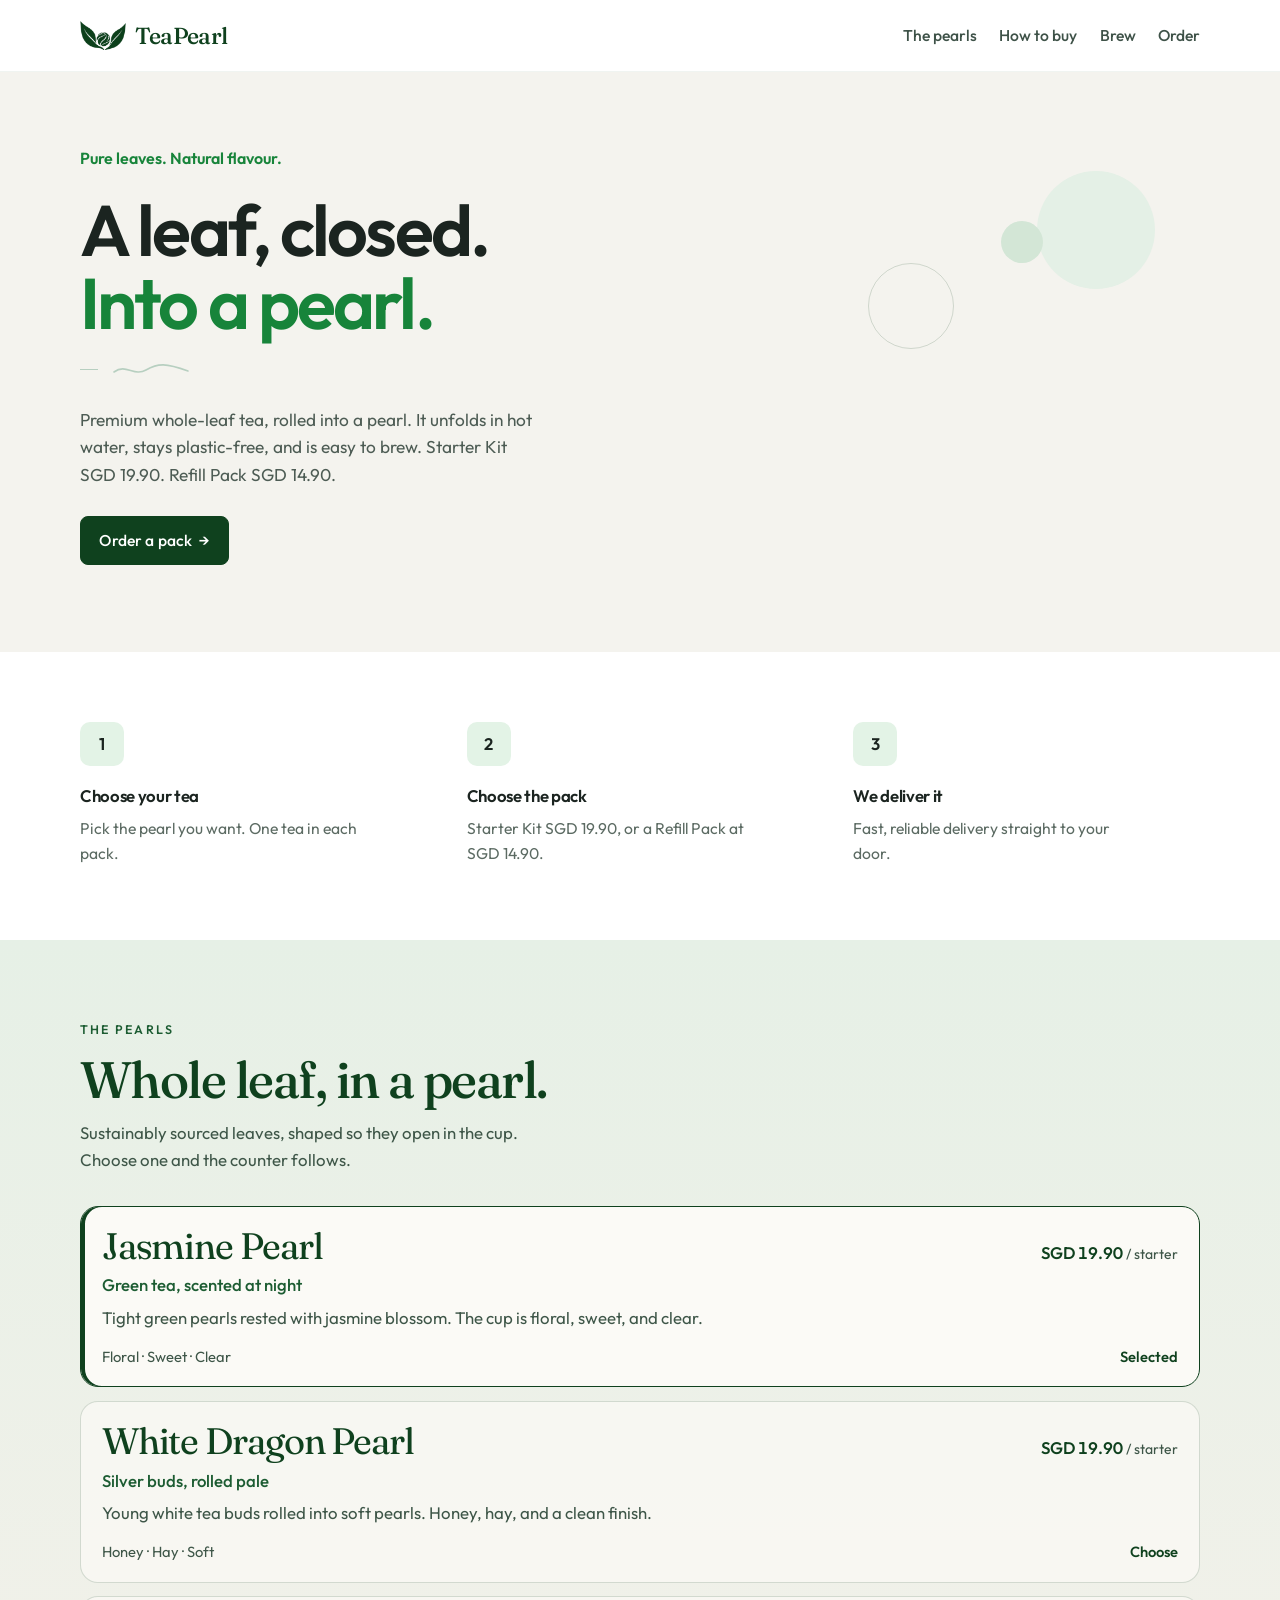
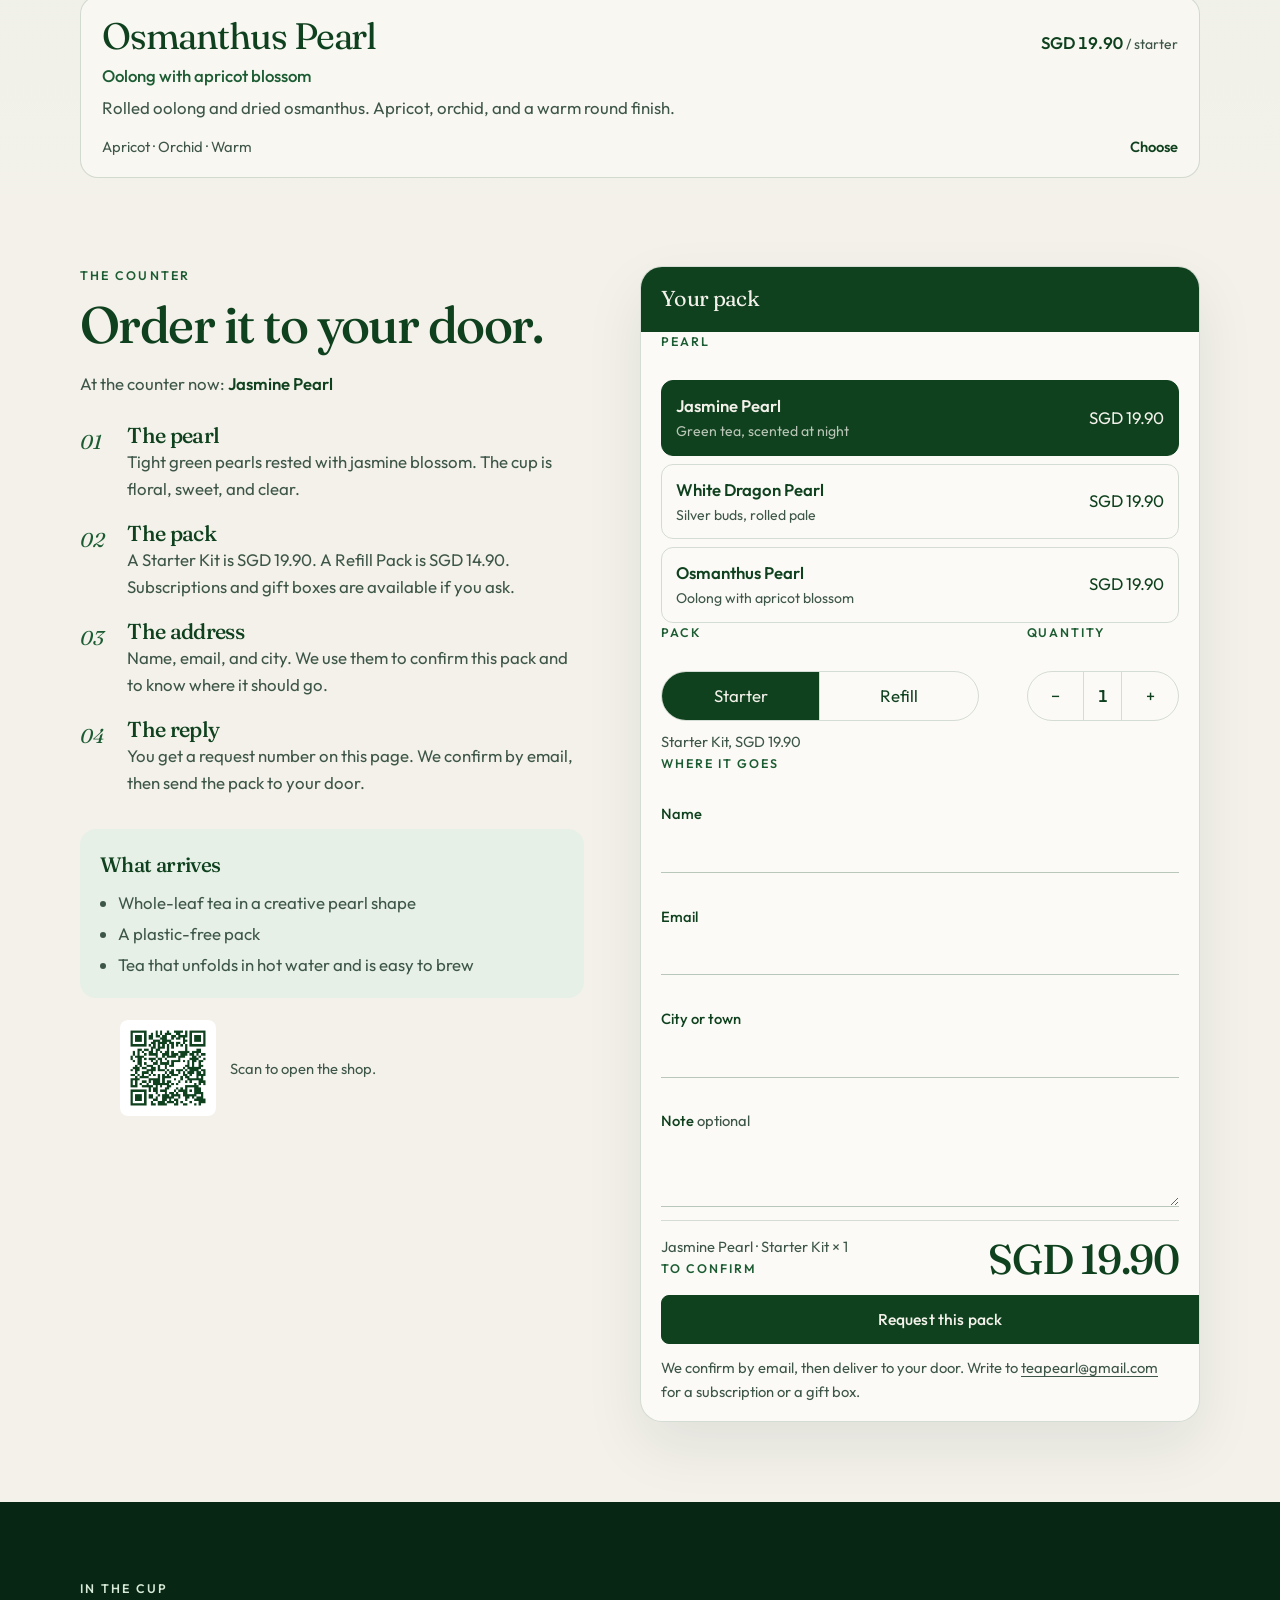
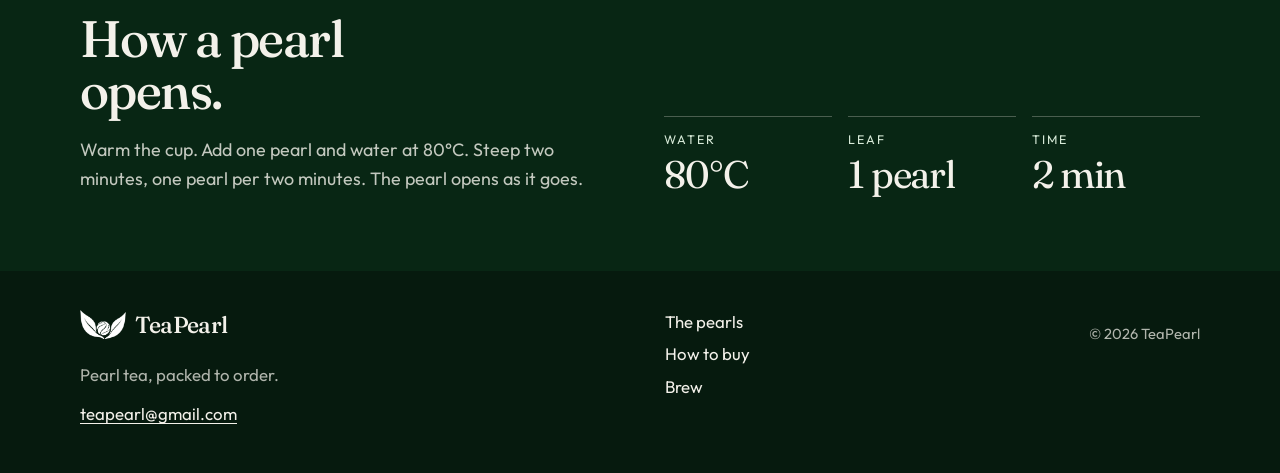
<file: index.html>
<!DOCTYPE html>
<html lang="en">
  <head>
    <meta charset="UTF-8" />
    <meta name="viewport" content="width=device-width, initial-scale=1" />
    <title>TeaPearl — How to buy the pearl</title>
    <meta
      name="description"
      content="Whole-leaf TeaPearl. Plastic-free pearls that unfold in hot water. Starter Kit SGD 19.90, Refill Pack SGD 14.90."
    />
    <meta name="theme-color" content="#0F411E" />
    <link rel="icon" href="assets/favicon.png" type="image/png" />
    <link rel="preconnect" href="https://fonts.googleapis.com" />
    <link rel="preconnect" href="https://fonts.gstatic.com" crossorigin />
    <link
      href="https://fonts.googleapis.com/css2?family=Fraunces:ital,opsz,wght@0,9..144,500;0,9..144,600;1,9..144,500&family=Outfit:wght@400;500;600&display=swap"
      rel="stylesheet"
    />
    <link rel="stylesheet" href="css/styles.css" />
  </head>
  <body id="top">
    <a class="skip" href="#buy">Skip to the counter</a>

    <header class="nav" data-nav>
      <div class="wrap nav-bar">
        <a class="brand" href="#top">
          <img src="assets/mark.png" alt="" width="56" height="36" />
          <span>TeaPearl</span>
        </a>
        <button
          class="nav-toggle"
          type="button"
          aria-expanded="false"
          aria-controls="site-nav"
        >
          Menu
        </button>
        <nav id="site-nav" class="nav-links">
          <a href="#teas">The pearls</a>
          <a href="#buy">How to buy</a>
          <a href="#brew">Brew</a>
          <a class="nav-cta" href="#buy">Order</a>
        </nav>
      </div>
    </header>

    <main>
      <section class="hero">
        <div class="wrap hero-frame">
          <div class="hero-copy">
            <p class="eyebrow">Pure leaves. Natural flavour.</p>
            <h1>
              <span class="hero-line">A leaf, closed.</span>
              <span class="hero-accent">Into a pearl.</span>
            </h1>
            <div class="hero-doodle" aria-hidden="true">
              <span class="hero-dash"></span>
              <svg viewBox="0 0 78 18" width="78" height="18">
                <path
                  d="M2 11 C 14 2, 22 16, 34 9 S 54 2, 76 10"
                  fill="none"
                  stroke="currentColor"
                  stroke-width="1.6"
                  stroke-linecap="round"
                />
              </svg>
            </div>
            <p class="lede">
              Premium whole-leaf tea, rolled into a pearl. It unfolds in hot
              water, stays plastic-free, and is easy to brew. Starter Kit
              SGD 19.90. Refill Pack SGD 14.90.
            </p>
            <a class="btn btn-start" href="#buy">Order a pack <span aria-hidden="true">→</span></a>
          </div>
          <div class="hero-orbs" aria-hidden="true">
            <span class="orb orb-fill"></span>
            <span class="orb orb-ring"></span>
            <span class="orb orb-dot"></span>
          </div>
        </div>
      </section>

      <section class="band" id="how" aria-labelledby="how-heading">
        <div class="wrap">
          <h2 id="how-heading" class="visually-hidden">How buying works</h2>
          <ol class="steps">
            <li>
              <span class="step-num">1</span>
              <h3>Choose your tea</h3>
              <p>Pick the pearl you want. One tea in each pack.</p>
            </li>
            <li>
              <span class="step-num">2</span>
              <h3>Choose the pack</h3>
              <p>Starter Kit SGD 19.90, or a Refill Pack at SGD 14.90.</p>
            </li>
            <li>
              <span class="step-num">3</span>
              <h3>We deliver it</h3>
              <p>Fast, reliable delivery straight to your door.</p>
            </li>
          </ol>
        </div>
      </section>

      <section class="teas" id="teas" aria-labelledby="teas-heading">
        <div class="wrap">
          <header class="section-head">
            <p class="eyebrow">The pearls</p>
            <h2 id="teas-heading">Whole leaf, in a pearl.</h2>
            <p class="section-lede">
              Sustainably sourced leaves, shaped so they open in the cup.
              Choose one and the counter follows.
            </p>
          </header>
          <ul id="tea-list" class="tea-list"></ul>
        </div>
      </section>

      <section class="buy" id="buy" aria-labelledby="buy-heading">
        <div class="wrap buy-grid">
          <div class="buy-story">
            <p class="eyebrow">The counter</p>
            <h2 id="buy-heading">Order it to your door.</h2>
            <p class="now">
              At the counter now:
              <strong id="now-name">Jasmine Pearl</strong>
            </p>
            <ol class="story-steps">
              <li>
                <h3>The pearl</h3>
                <p id="now-note">
                  Tight green pearls rested with jasmine blossom.
                </p>
              </li>
              <li>
                <h3>The pack</h3>
                <p>
                  A Starter Kit is SGD 19.90. A Refill Pack is SGD 14.90.
                  Subscriptions and gift boxes are available if you ask.
                </p>
              </li>
              <li>
                <h3>The address</h3>
                <p>
                  Name, email, and city. We use them to confirm this pack and
                  to know where it should go.
                </p>
              </li>
              <li>
                <h3>The reply</h3>
                <p>
                  You get a request number on this page. We confirm by email,
                  then send the pack to your door.
                </p>
              </li>
            </ol>
            <div class="arrives">
              <h3>What arrives</h3>
              <ul>
                <li>Whole-leaf tea in a creative pearl shape</li>
                <li>A plastic-free pack</li>
                <li>Tea that unfolds in hot water and is easy to brew</li>
              </ul>
            </div>
            <figure class="order-qr">
              <img src="assets/teapearl-qr.png" alt="QR code for teapearl.vercel.app" width="120" height="120" />
              <figcaption>Scan to open the shop.</figcaption>
            </figure>
          </div>

          <div class="counter-wrap">
            <form id="order-form" class="counter" novalidate>
              <div class="counter-top">
                <p>Your pack</p>
                <p id="counter-ref" class="counter-ref" hidden></p>
              </div>

              <div id="form-view">
                <fieldset>
                  <legend>Pearl</legend>
                  <div id="tea-options" class="options" role="radiogroup" aria-label="Pearl"></div>
                </fieldset>

                <div class="split">
                  <fieldset>
                    <legend>Pack</legend>
                    <div class="seg" role="radiogroup" aria-label="Pack">
                      <button type="button" data-size="starter" aria-pressed="true">Starter</button>
                      <button type="button" data-size="refill" aria-pressed="false">Refill</button>
                    </div>
                    <p id="cup-note" class="hint">SGD 19.90. Whole-leaf starter.</p>
                  </fieldset>
                  <fieldset>
                    <legend>Quantity</legend>
                    <div class="qty">
                      <button type="button" id="qty-dec" aria-label="Fewer packs">−</button>
                      <span id="qty-val" aria-live="polite">1</span>
                      <button type="button" id="qty-inc" aria-label="More packs">+</button>
                    </div>
                  </fieldset>
                </div>

                <fieldset class="ship">
                  <legend>Where it goes</legend>
                  <label class="field">
                    <span>Name</span>
                    <input name="name" type="text" autocomplete="name" aria-required="true" />
                    <small class="err" data-for="name"></small>
                  </label>
                  <label class="field">
                    <span>Email</span>
                    <input name="email" type="email" autocomplete="email" aria-required="true" />
                    <small class="err" data-for="email"></small>
                  </label>
                  <label class="field">
                    <span>City or town</span>
                    <input name="place" type="text" autocomplete="address-level2" aria-required="true" />
                    <small class="err" data-for="place"></small>
                  </label>
                  <label class="field">
                    <span>Note <em>optional</em></span>
                    <textarea name="note" rows="2"></textarea>
                  </label>
                </fieldset>

                <div class="total">
                  <div>
                    <p id="line-item" class="line-item">Jasmine Pearl · Starter Kit × 1</p>
                    <p class="total-label">To confirm</p>
                  </div>
                  <p id="total" class="total-num">SGD 19.90</p>
                </div>

                <button class="btn btn-fill btn-block" type="submit">Request this pack</button>
                <p class="fine">
                  We confirm by email, then deliver to your door. Write to
                  <a href="mailto:teapearl@gmail.com">teapearl@gmail.com</a>
                  for a subscription or a gift box.
                </p>
                <button type="button" id="reopen" class="text-btn" hidden>
                  See saved request
                </button>
              </div>

              <div id="receipt" class="receipt" hidden>
                <p class="receipt-kicker">Pack requested</p>
                <p id="receipt-ref" class="receipt-ref">TP-0000</p>
                <p id="receipt-when" class="hint"></p>
                <dl class="receipt-list">
                  <div>
                    <dt>Pearl</dt>
                    <dd id="receipt-tea"></dd>
                  </div>
                  <div>
                    <dt>Pack</dt>
                    <dd id="receipt-tin"></dd>
                  </div>
                  <div>
                    <dt>For</dt>
                    <dd id="receipt-who"></dd>
                  </div>
                  <div>
                    <dt>Write to</dt>
                    <dd id="receipt-email"></dd>
                  </div>
                  <div>
                    <dt>Send to</dt>
                    <dd id="receipt-place"></dd>
                  </div>
                </dl>
                <p id="receipt-note" class="receipt-note" hidden></p>
                <div class="total">
                  <p class="total-label">To confirm</p>
                  <p id="receipt-total" class="total-num">SGD 19.90</p>
                </div>
                <p class="fine">
                  We will write to confirm this pack before payment. Keep the
                  request number.
                </p>
                <button type="button" id="edit-request" class="btn btn-line btn-block">
                  Change this pack
                </button>
              </div>
            </form>
          </div>
        </div>
      </section>

      <section class="brew" id="brew" aria-labelledby="brew-heading">
        <div class="wrap brew-grid">
          <div>
            <p class="eyebrow eyebrow-light">In the cup</p>
            <h2 id="brew-heading">How a pearl opens.</h2>
            <p id="brew-method" class="brew-method"></p>
          </div>
          <dl class="brew-stats">
            <div>
              <dt>Water</dt>
              <dd id="brew-temp">80°C</dd>
            </div>
            <div>
              <dt>Leaf</dt>
              <dd id="brew-pearls">1 pearl</dd>
            </div>
            <div>
              <dt>Time</dt>
              <dd id="brew-time">2 min</dd>
            </div>
          </dl>
        </div>
      </section>
    </main>

    <footer class="footer">
      <div class="wrap footer-grid">
        <div>
          <a class="brand brand-light" href="#top">
            <img src="assets/mark.png" alt="" width="56" height="36" />
            <span>TeaPearl</span>
          </a>
          <p>Pearl tea, packed to order.</p>
          <p><a href="mailto:teapearl@gmail.com">teapearl@gmail.com</a></p>
        </div>
        <nav class="footer-links" aria-label="Footer">
          <a href="#teas">The pearls</a>
          <a href="#buy">How to buy</a>
          <a href="#brew">Brew</a>
        </nav>
        <p class="footer-mark">© 2026 TeaPearl</p>
      </div>
    </footer>

    <div class="dock" data-dock>
      <div>
        <p id="dock-line">Jasmine Pearl · Starter Kit</p>
        <p id="dock-price">SGD 19.90</p>
      </div>
      <a class="btn btn-fill" id="dock-action" href="#buy">Review pack</a>
    </div>

    <p id="status" class="visually-hidden" aria-live="polite"></p>
    <script src="js/shop.js"></script>
  </body>
</html>
</file>
<file: css/styles.css>
:root {
  --green: #0f411e;
  --green-deep: #082614;
  --green-soft: #1c5c32;
  --mist: #e6f0e6;
  --pearl: #f3f1ea;
  --paper: #fbfaf6;
  --line: rgba(15, 65, 30, 0.16);
  --muted: #3e5648;
  --cream: #f3f1ea;
  --danger: #8e2f24;
  --shadow: 0 24px 60px rgba(8, 38, 20, 0.08);
  --nav: 4.5rem;
  --serif: "Fraunces", "Iowan Old Style", Palatino, Georgia, serif;
  --sans: "Outfit", "Avenir Next", "Segoe UI", sans-serif;
}

*,
*::before,
*::after {
  box-sizing: border-box;
}

html {
  scroll-behavior: smooth;
}

body {
  margin: 0;
  background: var(--pearl);
  color: var(--green);
  font-family: var(--sans);
  font-size: 1.05rem;
  font-weight: 400;
  line-height: 1.6;
  text-rendering: optimizeLegibility;
}

img {
  max-width: 100%;
  display: block;
}

[hidden] {
  display: none !important;
}

button,
input,
textarea {
  font: inherit;
  color: inherit;
}

button {
  cursor: pointer;
}

h1,
h2,
h3,
p {
  margin: 0;
}

h1,
h2,
h3,
.brand span,
.total-num,
.receipt-ref {
  font-family: var(--serif);
  font-optical-sizing: auto;
  font-weight: 500;
  letter-spacing: -0.03em;
}

a {
  color: inherit;
  text-decoration-thickness: 1px;
  text-underline-offset: 0.18em;
}

:focus-visible {
  outline: 2px solid var(--green);
  outline-offset: 3px;
}

::selection {
  background: var(--green);
  color: var(--cream);
}

.wrap {
  width: min(1120px, calc(100% - 2.5rem));
  margin-inline: auto;
}

.skip {
  position: absolute;
  left: 1rem;
  top: -4rem;
  z-index: 20;
  background: var(--paper);
  color: var(--green);
  padding: 0.55rem 0.9rem;
}

.skip:focus {
  top: 0.8rem;
}

.visually-hidden {
  position: absolute;
  width: 1px;
  height: 1px;
  padding: 0;
  margin: -1px;
  overflow: hidden;
  clip: rect(0, 0, 0, 0);
  border: 0;
}

.eyebrow {
  margin-bottom: 0.85rem;
  font-size: 0.78rem;
  font-weight: 560;
  letter-spacing: 0.18em;
  text-transform: uppercase;
  color: var(--green-soft);
}

.eyebrow-light {
  color: #d7ead8;
}

.btn {
  display: inline-flex;
  align-items: center;
  justify-content: center;
  min-height: 3rem;
  padding: 0.7rem 1.25rem;
  border-radius: 8px;
  border: 1px solid var(--green);
  text-decoration: none;
  font-size: 0.98rem;
  font-weight: 500;
  letter-spacing: 0.01em;
  white-space: nowrap;
  transition: background 0.2s ease, color 0.2s ease, transform 0.2s ease;
}

.btn-fill {
  background: var(--green);
  color: var(--cream);
}

.btn-fill:hover {
  background: var(--green-deep);
}

.btn-line {
  background: transparent;
  color: var(--green);
}

.btn-line:hover {
  background: rgba(15, 65, 30, 0.06);
}

.btn-block {
  width: 100%;
}

.nav {
  position: sticky;
  top: 0;
  z-index: 10;
  height: var(--nav);
  background: #fff;
  border-bottom: 1px solid rgba(15, 65, 30, 0.06);
}

.nav.is-scrolled {
  border-bottom-color: var(--line);
}

.nav-bar {
  height: 100%;
  display: flex;
  align-items: center;
  gap: 1.5rem;
}

.brand {
  display: inline-flex;
  align-items: center;
  gap: 0.55rem;
  text-decoration: none;
  margin-right: auto;
}

.brand img {
  width: 46px;
  height: 32px;
  object-fit: contain;
}

.brand span {
  font-size: 1.45rem;
  line-height: 1;
}

.nav-links {
  display: flex;
  align-items: center;
  gap: 1.4rem;
}

.nav-links a,
.nav-cta {
  text-decoration: none;
  font-size: 0.98rem;
  font-weight: 500;
  color: #3e5248;
}

.nav-cta {
  color: var(--green);
}

.nav-links a:hover,
.nav-cta:hover {
  color: var(--green);
}

.nav-toggle {
  display: none;
  border: 0;
  background: transparent;
  padding: 0.4rem 0.2rem;
  font-weight: 500;
}

section[id] {
  scroll-margin-top: calc(var(--nav) + 0.75rem);
}

.hero {
  position: relative;
  background: #f4f3ee;
  padding: 4.6rem 0 5.4rem;
  overflow: hidden;
}

.hero-frame {
  position: relative;
  min-height: 380px;
}

.hero-copy {
  position: relative;
  z-index: 1;
  max-width: 640px;
}

.hero .eyebrow {
  margin-bottom: 1.35rem;
  color: #17843a;
  font-size: 1rem;
  font-weight: 600;
  letter-spacing: 0;
  text-transform: none;
}

.hero h1 {
  font-family: var(--sans);
  font-weight: 600;
  font-size: clamp(3.1rem, 5.6vw, 4.55rem);
  line-height: 1.02;
  letter-spacing: -0.04em;
}

.hero-line,
.hero-accent {
  display: block;
}

.hero-line {
  color: #1b2420;
}

.hero-accent {
  color: #17843a;
}

.hero-doodle {
  display: flex;
  align-items: center;
  gap: 0.85rem;
  margin-top: 1.35rem;
  color: #b7cfc0;
}

.hero-dash {
  width: 18px;
  height: 1.5px;
  background: currentColor;
}

.lede {
  max-width: 42ch;
  margin-top: 1.7rem;
  color: #4d5c54;
  font-size: 1.08rem;
}

.btn-start {
  margin-top: 1.7rem;
  border-radius: 8px;
  background: var(--green);
  color: #fff;
  border-color: var(--green);
  gap: 0.45rem;
  padding-inline: 1.15rem;
}

.btn-start:hover {
  background: var(--green-deep);
  color: #fff;
}

.hero-orbs {
  position: absolute;
  inset: 0;
  pointer-events: none;
}

.orb {
  position: absolute;
  border-radius: 50%;
}

.orb-fill {
  width: 118px;
  height: 118px;
  top: 6%;
  right: 4%;
  background: #e4f0e6;
}

.orb-ring {
  width: 86px;
  height: 86px;
  top: 28%;
  right: 22%;
  border: 1.5px solid rgba(15, 65, 30, 0.16);
}

.orb-dot {
  width: 42px;
  height: 42px;
  top: 18%;
  right: 14%;
  background: #d3e6d6;
}

.band {
  background: #fff;
  color: #1b2420;
  padding: 4.4rem 0 4.6rem;
}

.band h3 {
  color: #1b2420;
}

.band h2,
.section-head h2,
.buy-story h2,
.brew h2 {
  font-size: clamp(2.2rem, 4vw, 3.5rem);
  line-height: 1.02;
}

.steps {
  list-style: none;
  margin: 0;
  padding: 0;
  display: grid;
  grid-template-columns: repeat(3, 1fr);
  gap: 2.5rem;
}

.step-num {
  display: grid;
  place-items: center;
  width: 44px;
  height: 44px;
  margin-bottom: 1.05rem;
  border-radius: 10px;
  background: #e3f3e6;
  color: #1b2420;
  font-weight: 600;
}

.steps h3 {
  font-family: var(--sans);
  font-size: 1.05rem;
  font-weight: 600;
  letter-spacing: -0.02em;
  margin-bottom: 0.4rem;
}

.steps p {
  color: #5c6b63;
  max-width: 28ch;
  font-size: 0.98rem;
}

.teas {
  background: linear-gradient(180deg, var(--mist) 0%, var(--pearl) 100%);
  padding: 5rem 0 2rem;
}

.section-head {
  max-width: 36rem;
  margin-bottom: 2rem;
}

.section-lede {
  margin-top: 0.9rem;
  color: var(--muted);
  max-width: 42ch;
}

.tea-list {
  list-style: none;
  margin: 0;
  padding: 0;
  display: grid;
  gap: 0.85rem;
}

.tea-card {
  width: 100%;
  text-align: left;
  background: rgba(251, 250, 246, 0.72);
  border: 1px solid var(--line);
  border-radius: 18px;
  padding: 1.25rem 1.3rem 1.15rem;
  display: grid;
  gap: 0.35rem;
  transition: border-color 0.2s ease, background 0.2s ease, transform 0.2s ease;
}

.tea-card:hover {
  border-color: rgba(15, 65, 30, 0.4);
  transform: translateY(-2px);
}

.tea-card.is-selected {
  background: var(--paper);
  border-color: var(--green);
  box-shadow: inset 4px 0 0 var(--green);
}

.tea-card-top,
.tea-meta {
  display: flex;
  justify-content: space-between;
  gap: 1rem;
  align-items: baseline;
}

.tea-name {
  font-family: var(--serif);
  font-size: clamp(1.7rem, 3vw, 2.3rem);
  letter-spacing: -0.03em;
  line-height: 1.05;
}

.tea-price {
  font-variant-numeric: tabular-nums;
  font-weight: 560;
  white-space: nowrap;
}

.tea-price small {
  font-weight: 420;
  color: var(--muted);
}

.tea-line {
  color: var(--green-soft);
  font-weight: 500;
}

.tea-note {
  color: var(--muted);
  max-width: 62ch;
}

.tea-meta {
  margin-top: 0.45rem;
  font-size: 0.92rem;
  color: var(--muted);
}

.tea-pick {
  color: var(--green);
  font-weight: 560;
}

.buy {
  padding: 3.5rem 0 5rem;
}

.buy-grid {
  display: grid;
  grid-template-columns: minmax(0, 0.9fr) minmax(320px, 1fr);
  gap: 3.5rem;
  align-items: start;
}

.now {
  margin: 1.2rem 0 1.6rem;
  color: var(--muted);
}

.now strong {
  color: var(--green);
  font-weight: 560;
}

.story-steps {
  list-style: none;
  margin: 0;
  padding: 0;
  display: grid;
  gap: 1.15rem;
}

.story-steps {
  counter-reset: story;
}

.story-steps li {
  display: grid;
  grid-template-columns: 2.2rem 1fr;
  column-gap: 0.75rem;
  align-items: start;
}

.story-steps li::before {
  content: counter(story, decimal-leading-zero);
  counter-increment: story;
  grid-row: 1 / span 2;
  font-family: var(--serif);
  font-style: italic;
  font-size: 1.25rem;
  color: var(--green-soft);
  padding-top: 0.15rem;
}

.story-steps h3 {
  font-size: 1.35rem;
  line-height: 1.2;
}

.story-steps p,
.arrives li {
  color: var(--muted);
}

.arrives {
  margin-top: 2rem;
  padding: 1.2rem 1.25rem;
  background: var(--mist);
  border-radius: 16px;
}

.arrives h3 {
  font-size: 1.3rem;
  margin-bottom: 0.55rem;
}

.arrives ul {
  margin: 0;
  padding-left: 1.1rem;
}

.arrives li + li {
  margin-top: 0.25rem;
}

.counter-wrap {
  position: sticky;
  top: calc(var(--nav) + 1.25rem);
}

.counter {
  background: var(--paper);
  border: 1px solid var(--line);
  border-radius: 22px;
  box-shadow: var(--shadow);
  overflow: hidden;
}

.counter-top {
  display: flex;
  justify-content: space-between;
  align-items: baseline;
  background: var(--green);
  color: var(--cream);
  padding: 0.95rem 1.25rem;
}

.counter-top p {
  font-family: var(--serif);
  font-size: 1.35rem;
  letter-spacing: -0.03em;
}

.counter-ref {
  font-family: var(--sans);
  font-size: 0.85rem;
  letter-spacing: 0.08em;
}

fieldset {
  border: 0;
  margin: 0;
  padding: 1.15rem 1.25rem 0;
}

legend {
  padding: 0;
  margin-bottom: 0.65rem;
  font-size: 0.78rem;
  font-weight: 560;
  letter-spacing: 0.16em;
  text-transform: uppercase;
  color: var(--green-soft);
}

.options {
  display: grid;
  gap: 0.5rem;
}

.option {
  width: 100%;
  text-align: left;
  border: 1px solid var(--line);
  background: transparent;
  border-radius: 12px;
  padding: 0.75rem 0.85rem;
  display: flex;
  justify-content: space-between;
  gap: 1rem;
  align-items: center;
}

.option small {
  display: block;
  color: var(--muted);
  font-size: 0.88rem;
}

.option.is-selected {
  background: var(--green);
  border-color: var(--green);
  color: var(--cream);
}

.option.is-selected small {
  color: rgba(243, 241, 234, 0.75);
}

.option-name {
  font-weight: 560;
}

.split {
  display: grid;
  grid-template-columns: 1.3fr 0.7fr;
  gap: 0.5rem;
}

.seg,
.qty {
  display: flex;
  border: 1px solid var(--line);
  border-radius: 999px;
  overflow: hidden;
  min-height: 3rem;
}

.seg button,
.qty button {
  flex: 1;
  border: 0;
  background: transparent;
  min-height: 3rem;
}

.seg button + button,
.qty button + span,
.qty span + button {
  border-left: 1px solid var(--line);
}

.seg button[aria-pressed="true"] {
  background: var(--green);
  color: var(--cream);
}

.qty span {
  min-width: 2.4rem;
  display: grid;
  place-items: center;
  font-variant-numeric: tabular-nums;
  font-weight: 560;
}

.hint,
.fine,
.line-item {
  color: var(--muted);
  font-size: 0.92rem;
}

.hint {
  margin-top: 0.55rem;
}

.ship {
  display: grid;
  gap: 0.85rem;
  padding-bottom: 0.4rem;
}

.field {
  display: grid;
  gap: 0.2rem;
}

.field span {
  font-size: 0.92rem;
  font-weight: 500;
}

.field span em {
  font-style: normal;
  color: var(--muted);
  font-weight: 420;
}

.field input,
.field textarea {
  width: 100%;
  border: 0;
  border-bottom: 1px solid rgba(15, 65, 30, 0.28);
  background: transparent;
  border-radius: 0;
  padding: 0.55rem 0 0.45rem;
  resize: vertical;
}

.field input:focus,
.field textarea:focus {
  outline: none;
  border-bottom-color: var(--green);
  border-bottom-width: 2px;
}

.field.is-invalid input,
.field.is-invalid textarea {
  border-bottom-color: var(--danger);
}

.err {
  min-height: 1.1em;
  color: var(--danger);
  font-size: 0.85rem;
}

.total {
  margin: 0.4rem 1.25rem 0;
  padding-top: 0.9rem;
  border-top: 1px solid var(--line);
  display: flex;
  justify-content: space-between;
  align-items: flex-end;
  gap: 1rem;
}

.total-label {
  font-size: 0.78rem;
  letter-spacing: 0.16em;
  text-transform: uppercase;
  color: var(--green-soft);
  font-weight: 560;
}

.total-num {
  font-size: 2.6rem;
  line-height: 0.9;
  font-variant-numeric: tabular-nums;
}

.counter .btn,
.counter .fine,
.counter .text-btn {
  margin-left: 1.25rem;
  margin-right: 1.25rem;
}

.counter .btn {
  margin-top: 1rem;
}

.fine {
  margin-top: 0.75rem;
  margin-bottom: 1.15rem;
}

.text-btn {
  display: block;
  margin: -0.4rem 1.25rem 1.2rem;
  padding: 0;
  border: 0;
  background: none;
  color: var(--green);
  text-decoration: underline;
  text-underline-offset: 0.18em;
}

.receipt {
  padding-bottom: 1.25rem;
}

.receipt-kicker {
  padding: 1.15rem 1.25rem 0;
  font-size: 0.78rem;
  font-weight: 560;
  letter-spacing: 0.16em;
  text-transform: uppercase;
  color: var(--green-soft);
}

.receipt-ref {
  padding: 0.2rem 1.25rem 0;
  font-size: clamp(2.4rem, 5vw, 3.2rem);
  line-height: 1;
}

.receipt .hint {
  padding: 0.35rem 1.25rem 0;
}

.receipt-list {
  margin: 1rem 1.25rem 0;
  display: grid;
  gap: 0.7rem;
}

.receipt-list div {
  display: grid;
  grid-template-columns: 6.5rem 1fr;
  gap: 0.75rem;
  padding-bottom: 0.7rem;
  border-bottom: 1px dashed rgba(15, 65, 30, 0.2);
}

.receipt-list dt {
  color: var(--muted);
}

.receipt-list dd {
  margin: 0;
  font-weight: 500;
}

.receipt-note {
  margin: 0.9rem 1.25rem 0;
  color: var(--muted);
}

.receipt .total {
  margin-top: 0.9rem;
}

.brew {
  background: var(--green-deep);
  color: var(--cream);
  padding: 4.8rem 0;
}

.brew h2 {
  color: var(--cream);
  max-width: 10ch;
}

.brew-grid {
  display: grid;
  grid-template-columns: 1fr 1fr;
  gap: 3rem;
  align-items: end;
}

.brew-method {
  margin-top: 1.2rem;
  max-width: 42ch;
  color: rgba(243, 241, 234, 0.8);
  font-size: 1.12rem;
}

.brew-stats {
  margin: 0;
  display: grid;
  grid-template-columns: repeat(3, 1fr);
  gap: 1rem;
}

.brew-stats div {
  border-top: 1px solid rgba(243, 241, 234, 0.28);
  padding-top: 0.8rem;
}

.brew-stats dt {
  font-size: 0.78rem;
  letter-spacing: 0.16em;
  text-transform: uppercase;
  color: #d7ead8;
}

.brew-stats dd {
  margin: 0.35rem 0 0;
  font-family: var(--serif);
  font-size: clamp(1.8rem, 3vw, 2.5rem);
  letter-spacing: -0.03em;
  line-height: 1;
}

.footer {
  background: #061a0e;
  color: var(--cream);
  padding: 2.4rem 0 2.8rem;
}

.footer-grid {
  display: grid;
  grid-template-columns: 1.4fr 1fr auto;
  gap: 1.5rem;
  align-items: start;
}

.brand-light span {
  color: var(--cream);
}

.brand-light img {
  filter: brightness(0) invert(1);
}

.footer p {
  margin-top: 0.8rem;
  color: rgba(243, 241, 234, 0.72);
}

.footer a {
  color: var(--cream);
}

.order-qr {
  display: flex;
  align-items: center;
  gap: 0.9rem;
  margin-top: 1.4rem;
}

.order-qr img {
  width: 96px;
  height: 96px;
  background: #fff;
  border-radius: 8px;
  padding: 6px;
}

.order-qr figcaption {
  color: var(--muted);
  font-size: 0.92rem;
  max-width: 16ch;
}

.footer-links {
  display: flex;
  flex-direction: column;
  gap: 0.35rem;
}

.footer-links a {
  color: var(--cream);
  text-decoration: none;
}

.footer-links a:hover {
  text-decoration: underline;
}

.footer-mark {
  color: rgba(243, 241, 234, 0.6);
  font-size: 0.92rem;
}

.dock {
  display: none;
}

@media (max-width: 860px) {
  .buy-grid,
  .brew-grid,
  .steps,
  .footer-grid {
    grid-template-columns: 1fr;
  }

  .hero {
    padding: 3.2rem 0 3.6rem;
  }

  .hero-frame {
    min-height: 0;
  }

  .orb-fill {
    width: 78px;
    height: 78px;
    right: 0;
    top: 0;
  }

  .orb-ring {
    display: none;
  }

  .orb-dot {
    right: 22%;
    top: 8%;
  }

  .steps p,
  .brew h2 {
    max-width: none;
  }

  .counter-wrap {
    position: static;
  }

  .brew-stats {
    margin-top: 0.5rem;
  }

  .footer {
    padding-bottom: 7rem;
  }
}

@media (max-width: 720px) {
  .hero {
    padding: 2.2rem 0 2.6rem;
  }

  .hero h1 {
    font-size: clamp(2.5rem, 11vw, 3.2rem);
  }

  .lede {
    margin-top: 1.1rem;
    font-size: 1.02rem;
  }

  .nav-toggle {
    display: inline-flex;
  }

  .brand span {
    font-size: 1.25rem;
  }

  .nav-cta {
    min-height: 0;
    padding: 0;
    font-size: 0.98rem;
  }

  .nav-links {
    display: none;
    position: absolute;
    top: var(--nav);
    left: 0;
    right: 0;
    flex-direction: column;
    align-items: flex-start;
    gap: 0.85rem;
    padding: 0.4rem 1.25rem 1.1rem;
    background: rgba(243, 241, 234, 0.98);
    border-bottom: 1px solid var(--line);
  }

  .nav-links.is-open {
    display: flex;
  }

  .nav {
    position: sticky;
  }

  .nav-bar {
    position: relative;
  }

  .split {
    grid-template-columns: 1fr;
  }

  .dock {
    position: fixed;
    left: 0.75rem;
    right: 0.75rem;
    bottom: 0.75rem;
    z-index: 12;
    display: flex;
    align-items: center;
    justify-content: space-between;
    gap: 0.8rem;
    padding: 0.7rem 0.7rem 0.7rem 1rem;
    background: var(--green-deep);
    color: var(--cream);
    border-radius: 18px;
    box-shadow: 0 12px 40px rgba(0, 0, 0, 0.22);
  }

  .dock p {
    line-height: 1.25;
  }

  #dock-line {
    font-size: 0.92rem;
    color: rgba(243, 241, 234, 0.78);
  }

  #dock-price {
    font-family: var(--serif);
    font-size: 1.35rem;
    letter-spacing: -0.03em;
  }

  .dock .btn {
    background: var(--cream);
    color: var(--green);
    border-color: var(--cream);
    min-height: 2.7rem;
  }
}

@media (prefers-reduced-motion: reduce) {
  html {
    scroll-behavior: auto;
  }

  .tea-card,
  .btn {
    transition: none;
  }
}
</file>
